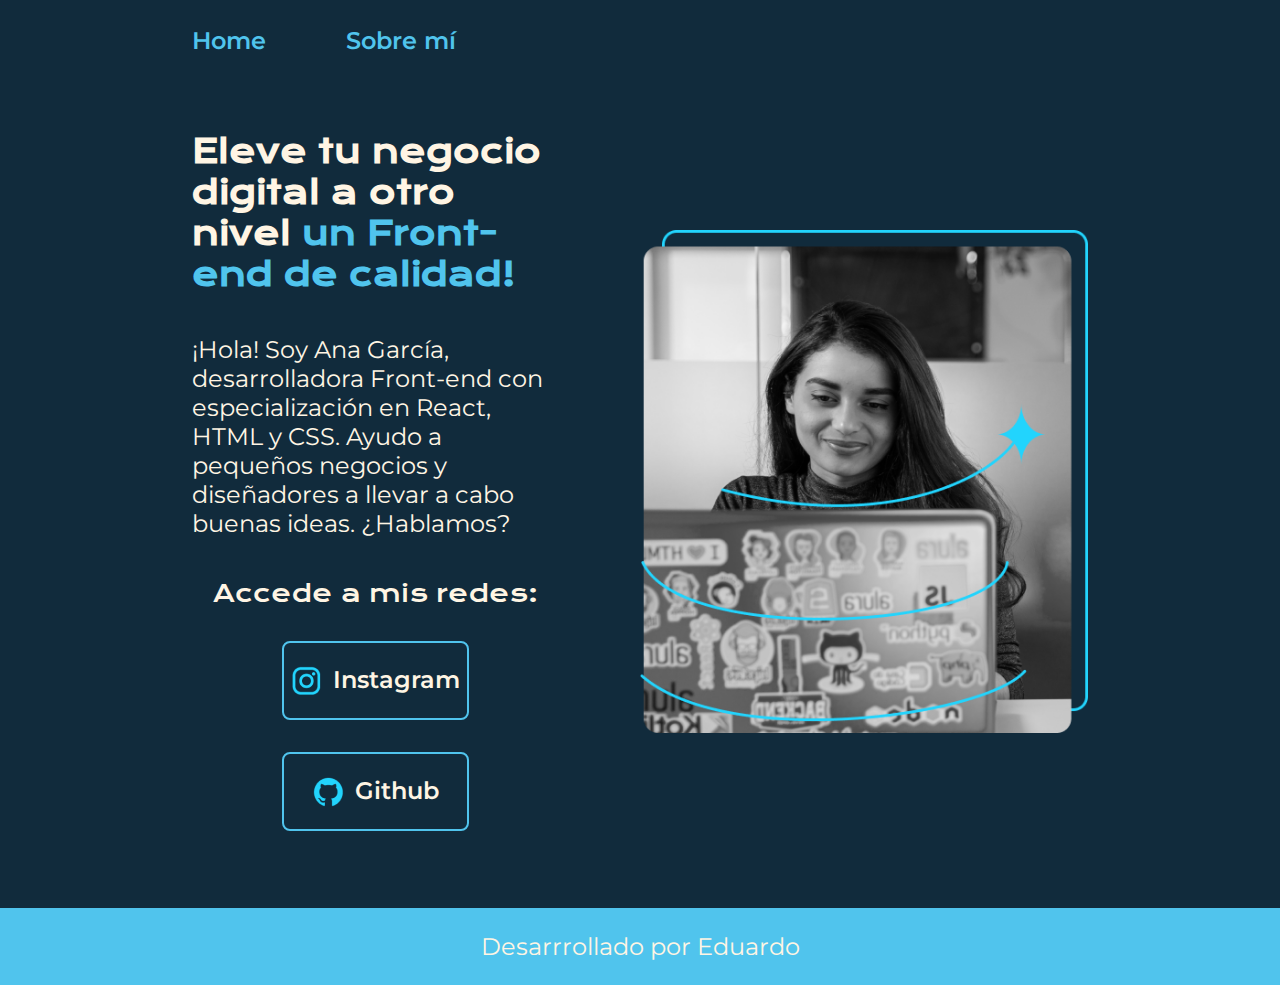
<file: index.html>
<!DOCTYPE html>
<html lang="es-co">

<head>
    <meta charset="UTF-8">
    <meta name="viewport" content="width=device-width, initial-scale=1.0">
    <title>Portafolio</title>
    <link rel="stylesheet" href="./styles/style.css">
</head>

<body>
    <header class="header">
        <nav class="header__menu">
            <a class="header__menu__link" href="index.html">Home</a>
            <a class="header__menu__link" href="about.html">Sobre mí</a>
        </nav>
  
    </header>
    <main class="presentacion">
        <section class="presentacion__contenido">
            <h1 class="presentacion__contenido__titulo">Eleve tu negocio digital a otro nivel <strong
                    class="titulo-destacado">
                    un Front-end de calidad!</strong>
            </h1>

            <p class="presentacion_-contenido__texto">¡Hola! Soy Ana García, desarrolladora Front-end
                con especialización en React, HTML y CSS. Ayudo
                a pequeños negocios y diseñadores a llevar a cabo buenas ideas. ¿Hablamos?</p>
            <div class="presentacion__enlaces">
                <h2 class="presentacion__continido__subtitulo"> Accede a mis redes: </h2>
                <a class="presentacion__enlace__link" href="https://www.instagram.com/">
                    <img src="./assets/instagram.png" alt="">
                    Instagram</a>
                <a class="presentacion__enlace__link" href="https://github.com/">
                    <img src="./assets/github.png" alt="">
                    Github</a>
            </div>
        </section>
        <img class="presentacion__imagen" src="./assets/Imagem.png" alt="">
    </main>
    <footer class="footer">
        <p>Desarrrollado por Eduardo</p>
    </footer>
</body>

</html>
</file>
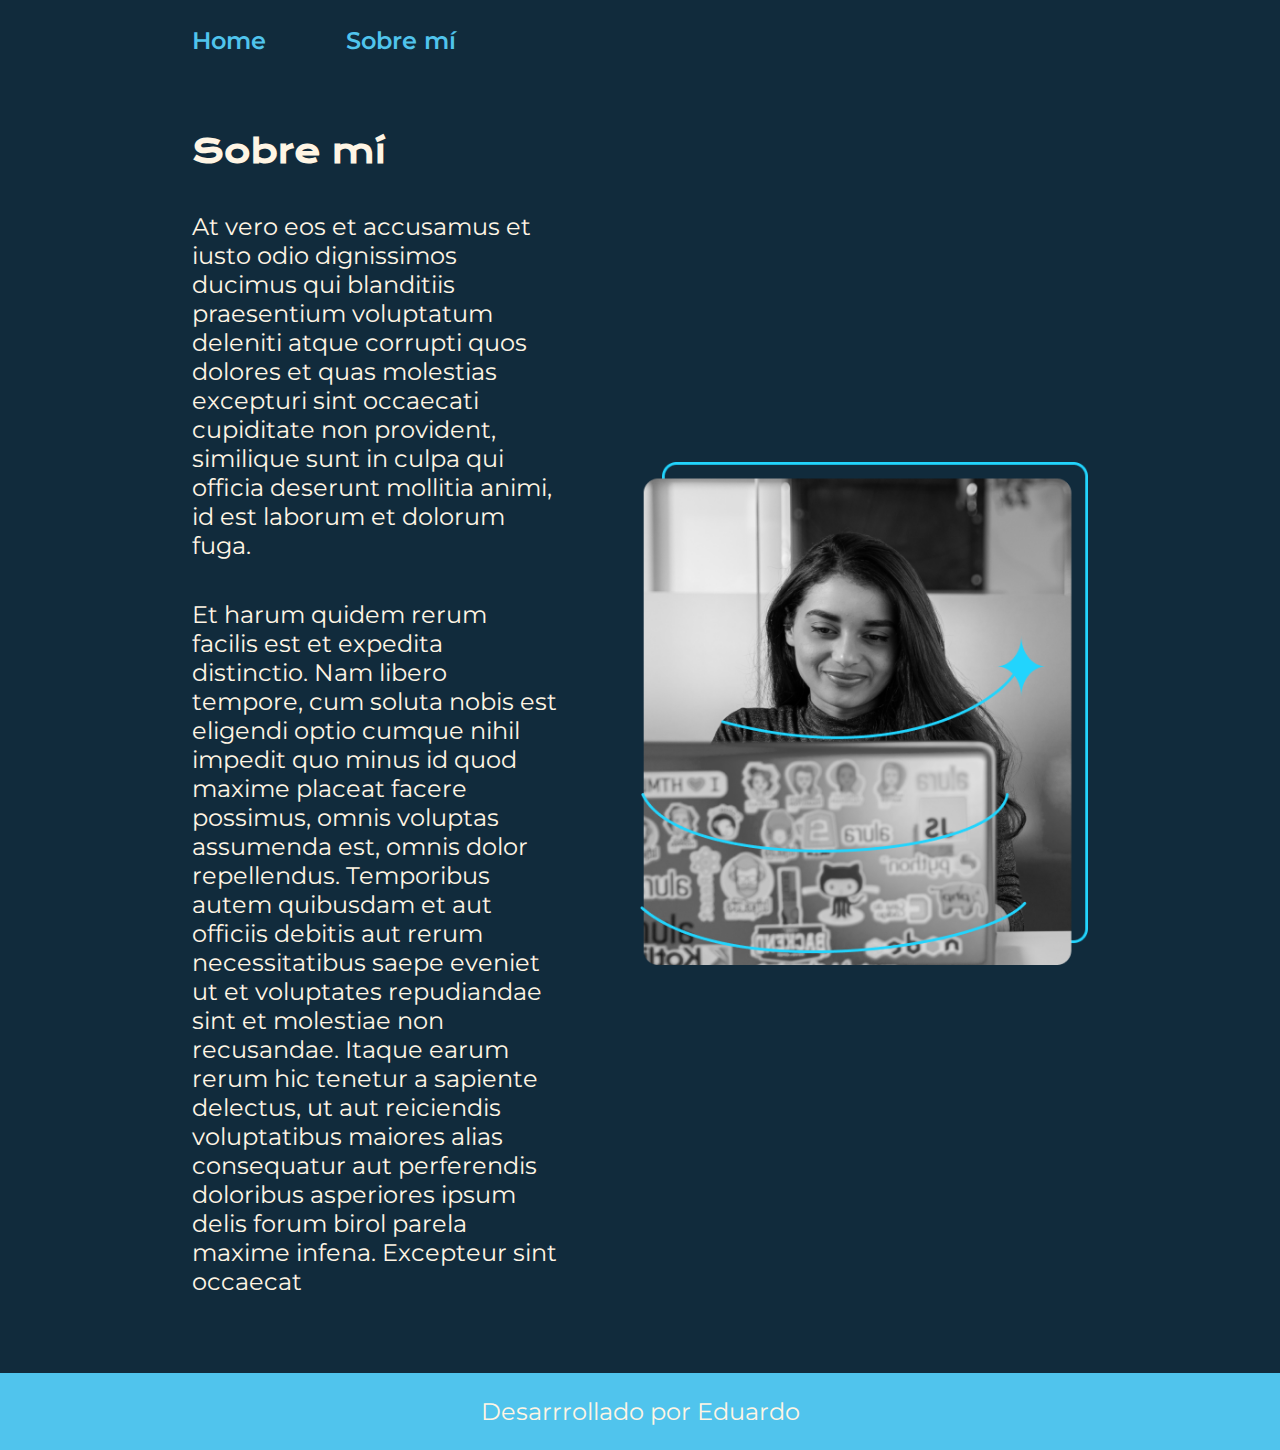
<file: about.html>
<!DOCTYPE html>
<html lang="es-co">
<head>
    <meta charset="UTF-8">
    <meta name="viewport" content="width=device-width, initial-scale=1.0">
    <title>Sobre mi</title>
    <link rel="stylesheet" href="./styles/style.css">
</head>
<body>
    <header class="header">
        <nav class="header__menu">
            <a class="header__menu__link" href="index.html">Home</a>
            <a class="header__menu__link" href="about.html">Sobre mí</a>
        </nav>
  
    </header>
    <main class="presentacion">
        <section class="presentacion__contenido">
            <h1 class="presentacion__contenido__titulo">Sobre mí</h1>

            <p class="presentacion_-contenido__texto">
                At vero eos et accusamus et iusto odio
                 dignissimos ducimus qui blanditiis praesentium 
                 voluptatum deleniti atque corrupti quos dolores 
                 et quas molestias excepturi sint occaecati cupiditate
                  non provident, similique sunt in culpa qui officia
                   deserunt mollitia animi, id est laborum et dolorum fuga.
            </p>
            <p class="presentacion_-contenido__texto">
                Et harum quidem rerum facilis est et expedita distinctio. 
                Nam libero tempore, cum soluta nobis est eligendi optio 
                cumque nihil impedit quo minus id quod maxime placeat facere
                 possimus, omnis voluptas assumenda est, omnis dolor repellendus. 
                 Temporibus autem quibusdam et aut officiis debitis aut
                  rerum necessitatibus saepe eveniet ut et voluptates repudiandae 
                  sint et molestiae non recusandae. Itaque earum rerum hic
                   tenetur a sapiente delectus, ut aut reiciendis voluptatibus
                    maiores alias consequatur aut perferendis doloribus asperiores
                     ipsum delis forum birol parela maxime infena. Excepteur sint occaecat 
            </p>
        </section>
        <img class="presentacion__imagen" src="./assets/Imagem.png" alt="">

    </main>
    <footer class="footer">
        <p>Desarrrollado por Eduardo</p>
    </footer>
    
</body>
</html>
</file>
<file: styles/style.css>
@import url('https://fonts.googleapis.com/css2?family=Krona+One&family=Montserrat:ital,wght@0,100..900;1,100..900&display=swap');

:root{
    --color-primario: #112B3C;
    --color-secundario: #FFF5E4;
    --color-terceario: #50C4ED;
    --color-hover: #272727;

    --fuente-montserrat:"Montserrat", sans-serif;
    --fuente-krona:"Krona One", sans-serif;
}
*{
    padding: 0;
    margin: 0;
}
body{
    background-color: var(--color-primario);
    color: var(--color-secundario);
    box-sizing: border-box;  
}
.header{
    padding: 2% 0% 0% 15%;
}
.header__menu{
    display: flex;
    gap: 80px;
}
.header__menu__link{
    font-size: 1.5rem;
    font-family: var(--fuente-montserrat);
    font-weight: 600;
    color: var(--color-terceario);
    text-decoration: none;
    }



.presentacion{
    display: flex;
    align-items: center;
    padding: 6% 15%;
    justify-content: space-between;
    gap: 82px;
}

.presentacion__contenido{
    width: 50%;
    display: flex;
    flex-direction: column;
    gap: 40px;

}

.titulo-destacado{
    color: var(--color-terceario);

}

.presentacion__contenido__titulo{
    font-size: 2rem;
    font-family: var(--fuente-krona);
}


.presentacion_-contenido__texto{
    font-size: 1.5rem;
    font-family: var(--fuente-montserrat);
}
.presentacion__enlaces{
    display: flex;
    justify-content: space-between;
    align-items: center;
    flex-direction: column;
    gap: 2rem;
}
.presentacion__continido__subtitulo{
    font-family: var(--fuente-krona);
    font-size: 1.5rem;
    font-weight: 400;
    color: var(--color-secundario);
}

.presentacion__enlace__link{
    width: 50%;
    text-align: center;
    border-radius: 8px;
    font-size: 1.5rem;
    padding: 21.5px 0;
    font-family: var(--fuente-montserrat);
    font-weight: 600;
    color: var(--color-secundario);
    text-decoration: none;
    border: 2px solid var(--color-terceario);
    display: flex;
    justify-content: center;
    gap: 10px;
    
}

.presentacion__enlace__link:hover{
    background-color: var(--color-hover);
}

.presentacion__imagen{
    width: 50%;
}

.footer{
    background-color: var(--color-terceario);
    padding: 1.5rem;
    text-align: center;
    color:var(--color-secundario);
    font-family: var(--fuente-montserrat);
    font-weight: 400px;
    font-size: 1.5rem;

}

@media (max-width: 1200px){

    .header {
        padding: 10%;
    }

    .header__menu {
        justify-content: center;
    }

    .presentacion {
        flex-direction: column-reverse;
        padding: 5%;
    }

    .presentacion__contenido{
        width: auto;
    }

}
</file>
